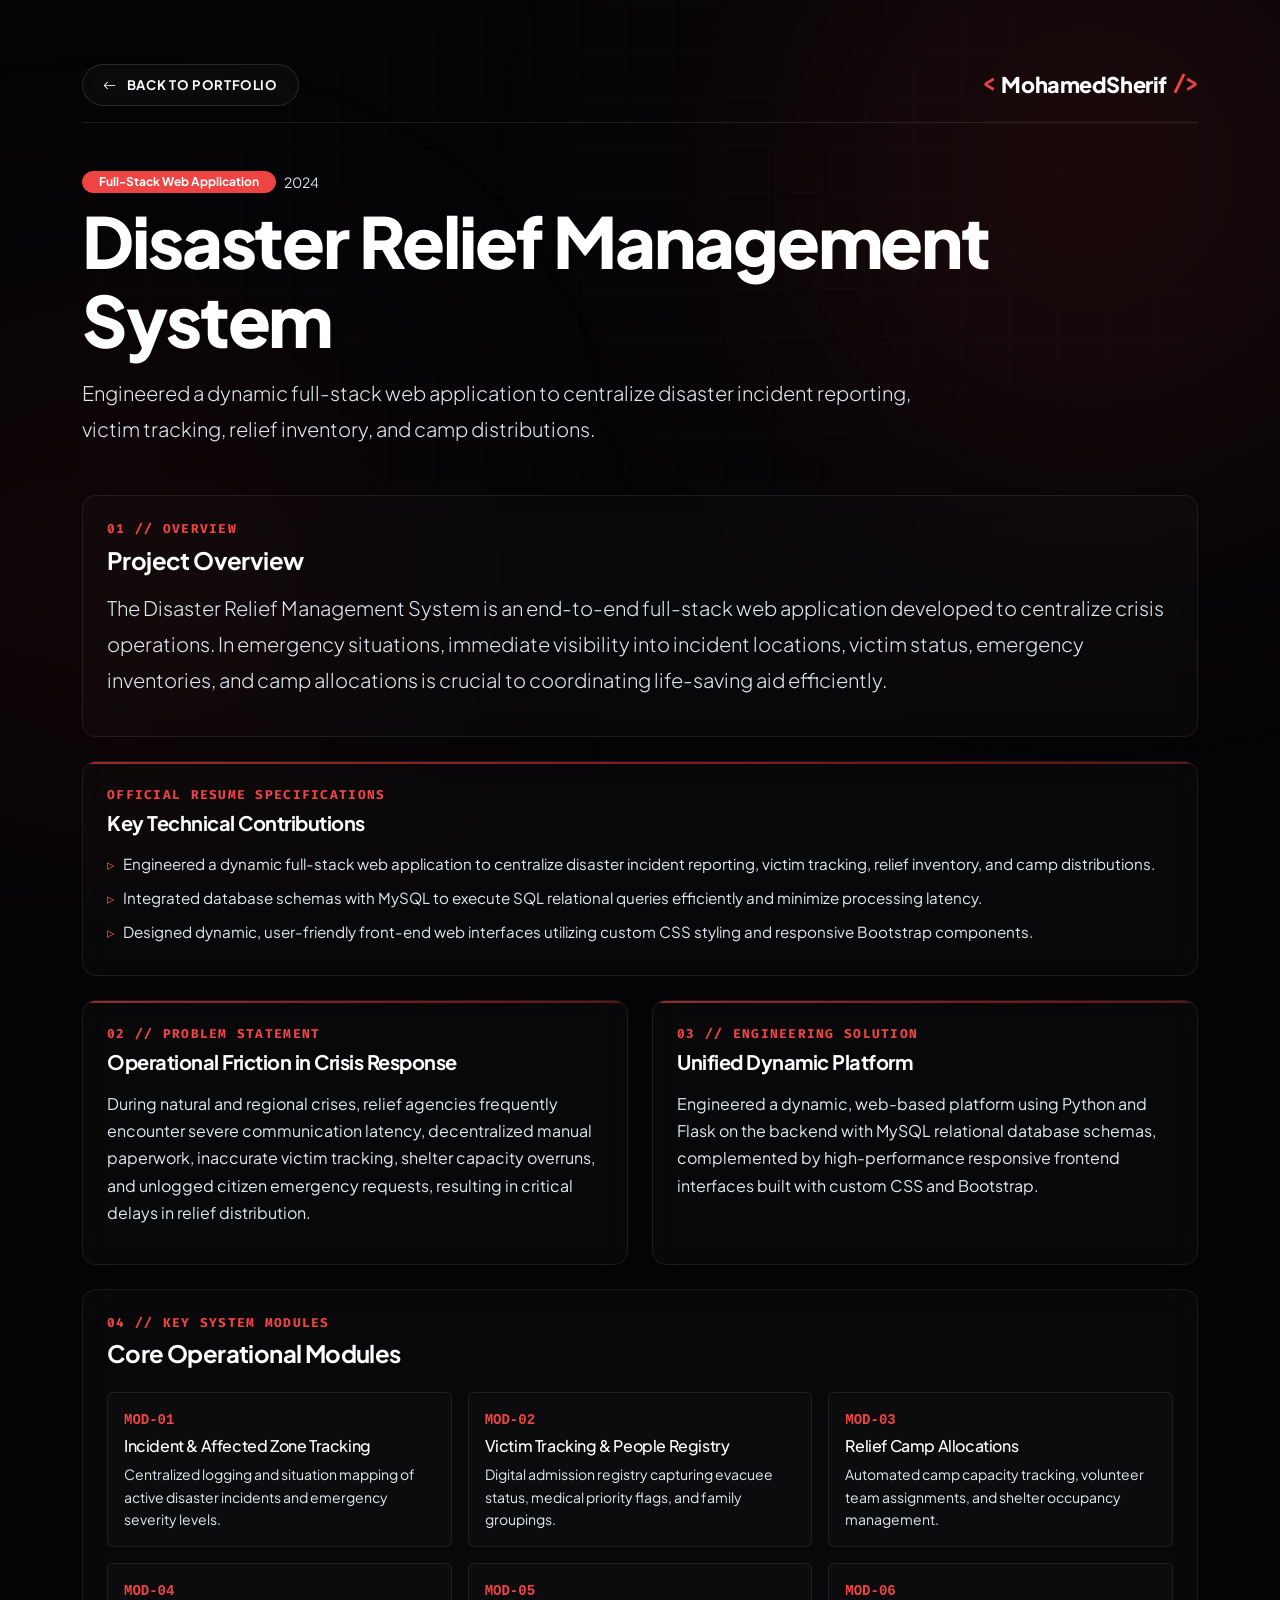
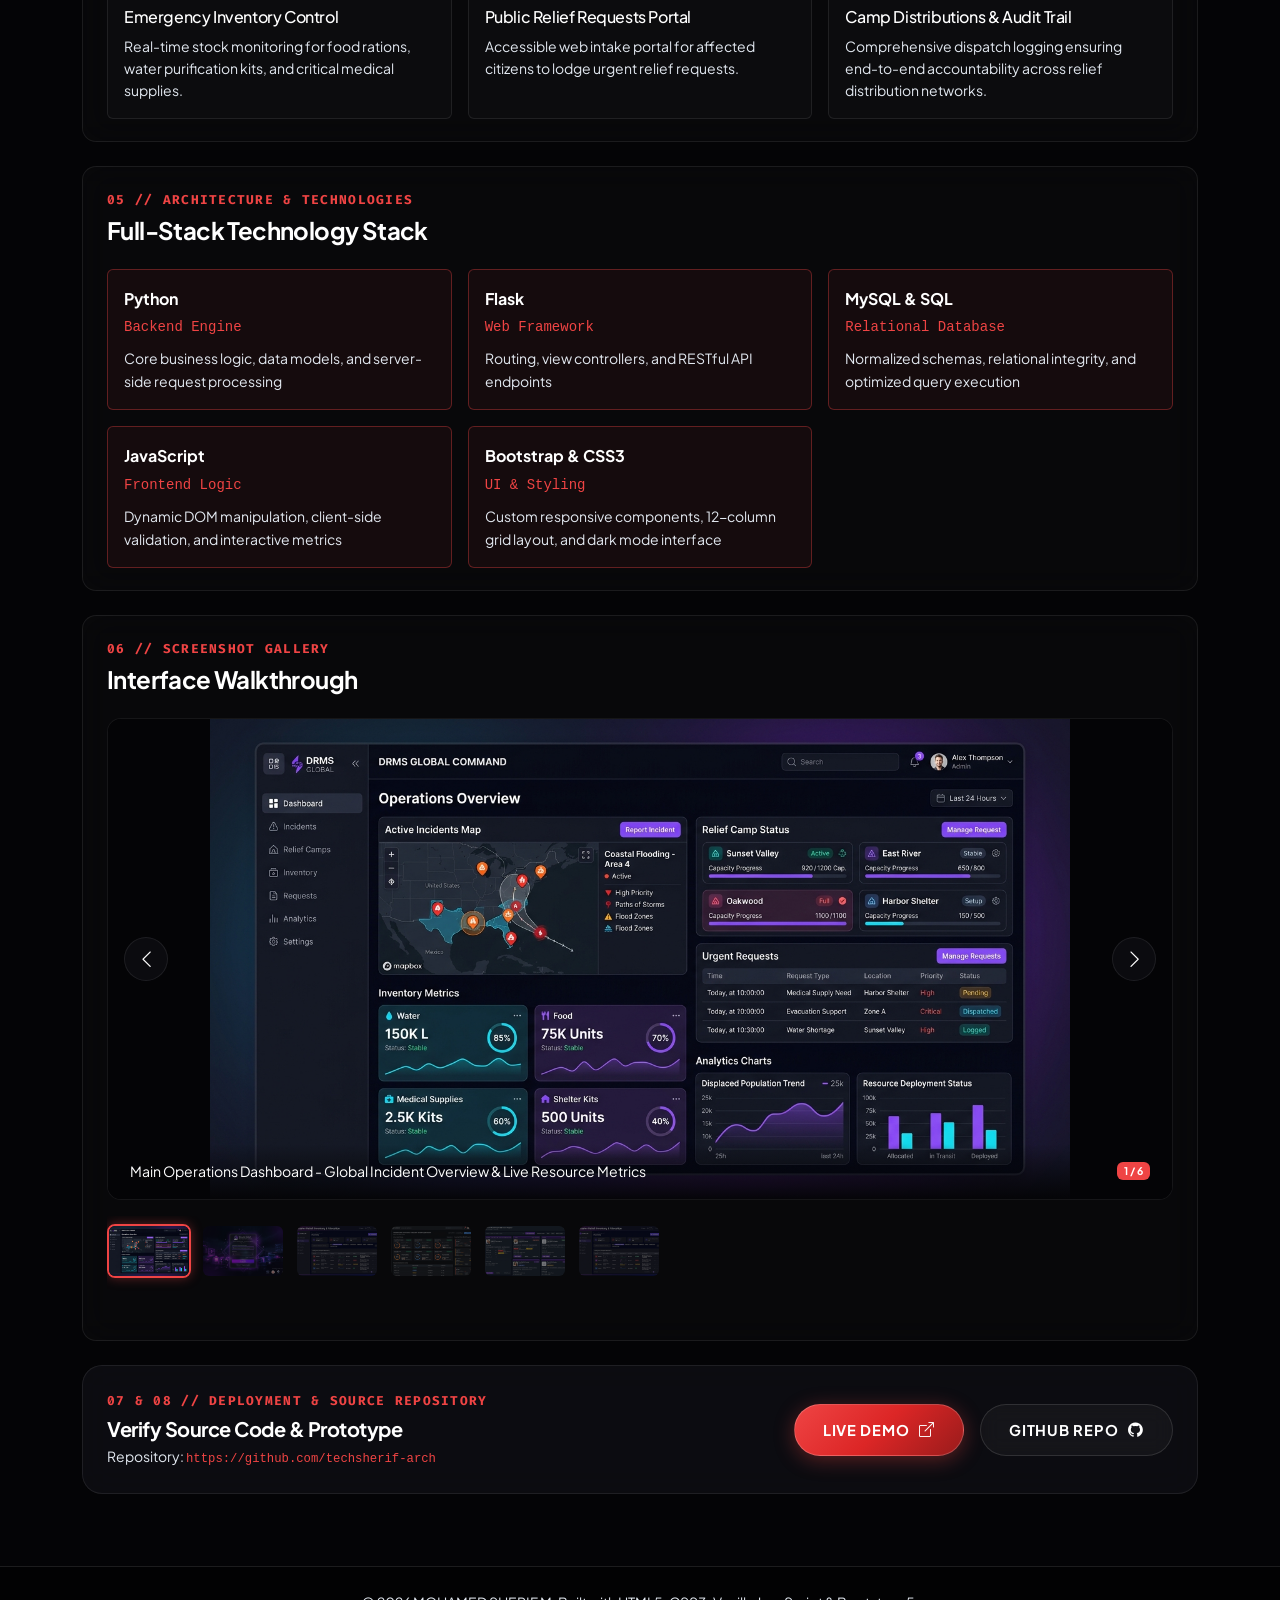
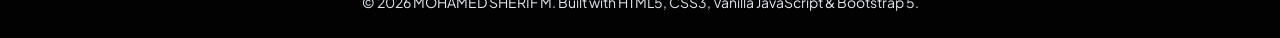
<file: projects/project-details.html>
<!DOCTYPE html>
<html lang="en">
<head>
  <meta charset="UTF-8">
  <meta name="viewport" content="width=device-width, initial-scale=1.0">
  <title>Case Study Details | MOHAMED SHERIF M</title>
  
  <!-- Bootstrap 5 CSS -->
  <link href="https://cdn.jsdelivr.net/npm/bootstrap@5.3.3/dist/css/bootstrap.min.css" rel="stylesheet" integrity="sha384-QWTKZyjpPEjISv5WaRU9OFeRpok6YctnYmDr5pNlyT2bRjXh0JMhjY6hW+ALEwIH" crossorigin="anonymous">
  <link rel="stylesheet" href="https://cdn.jsdelivr.net/npm/bootstrap-icons@1.11.3/font/bootstrap-icons.min.css">
  
  <!-- Custom Red & Black CSS -->
  <link rel="stylesheet" href="../css/style.css">
</head>
<body style="padding-top: 40px; background-color: #040406;">

  <!-- Ambient Red Glows -->
  <div class="ambient-glow-wrapper" aria-hidden="true">
    <div class="ambient-blob blob-red-top"></div>
    <div class="ambient-blob blob-red-bottom"></div>
  </div>

  <div class="tech-grid-bg" aria-hidden="true"></div>

  <div class="container py-4" style="position: relative; z-index: 2;">
    <!-- Top Navigation Bar -->
    <div class="d-flex justify-content-between align-items-center mb-5 pb-3 border-bottom border-white border-opacity-10">
      <a href="../index.html#projects" class="btn-custom btn-outline-white btn-sm-custom">
        <i class="bi bi-arrow-left"></i>
        <span>Back to Portfolio</span>
      </a>
      <a class="navbar-brand m-0" href="../index.html">
        <span class="brand-bracket">&lt;</span>MohamedSherif<span class="brand-bracket"> /&gt;</span>
      </a>
    </div>

    <!-- Main Project Header -->
    <div class="mb-5">
      <div class="d-flex align-items-center gap-2 mb-2">
        <span class="badge bg-danger bg-opacity-25 text-red border border-danger border-opacity-25 px-3 py-1 rounded-pill" id="detailCategory">Full-Stack Case Study</span>
        <span class="text-muted small" id="detailYear">2024</span>
      </div>
      <h1 class="hero-title mb-3" id="detailTitle">Disaster Relief Management System</h1>
      <p class="lead text-muted" id="detailShortDesc" style="max-width: 840px; line-height: 1.8;"></p>
    </div>

    <!-- Case Study Content Container (01 to 08) -->
    <div id="detailCaseStudyBody">
      <!-- Populated via script -->
    </div>
  </div>

  <!-- Footer -->
  <footer class="footer-custom text-center py-4 border-top border-white border-opacity-10 mt-5">
    <p class="text-muted small mb-0">&copy; 2026 MOHAMED SHERIF M. Built with HTML5, CSS3, Vanilla JavaScript &amp; Bootstrap 5.</p>
  </footer>

  <!-- Scripts -->
  <script src="https://cdn.jsdelivr.net/npm/bootstrap@5.3.3/dist/js/bootstrap.bundle.min.js"></script>
  <script src="../js/site-data.js"></script>
  <script src="../js/projects-data.js"></script>
  <script>
    document.addEventListener("DOMContentLoaded", () => {
      const urlParams = new URLSearchParams(window.location.search);
      const projectId = urlParams.get("id") || "disaster-relief-system";
      const projects = window.portfolioProjects || [];
      const project = projects.find(p => p.id === projectId) || projects[0];

      if (!project) return;

      document.getElementById("detailTitle").textContent = project.title;
      document.getElementById("detailCategory").textContent = project.category;
      document.getElementById("detailYear").textContent = project.year;
      document.getElementById("detailShortDesc").textContent = project.shortDescription;

      const body = document.getElementById("detailCaseStudyBody");

      if (project.caseStudy) {
        const cs = project.caseStudy;
        body.innerHTML = `
          <!-- 01 OVERVIEW -->
          <div class="glass-card case-block mb-4">
            <div class="case-block-num">01 // OVERVIEW</div>
            <h3 class="h4 text-white fw-bold mb-3">Project Overview</h3>
            <p class="text-muted lead" style="line-height: 1.8;">${cs.step01_Overview}</p>
          </div>

          <!-- RESUME ACHIEVEMENTS -->
          <div class="glass-card case-block mb-4 card-red-top">
            <div class="case-block-num">OFFICIAL RESUME SPECIFICATIONS</div>
            <h4 class="h5 text-white fw-bold mb-3">Key Technical Contributions</h4>
            <ul class="list-unstyled mb-0">
              ${project.resumeBullets.map(b => `<li class="text-muted mb-2" style="font-size: 0.95rem; line-height: 1.7;"><span class="text-red me-2">▹</span>${b}</li>`).join("")}
            </ul>
          </div>

          <!-- 02 PROBLEM & 03 SOLUTION -->
          <div class="row g-4 mb-4">
            <div class="col-lg-6">
              <div class="glass-card case-block h-100 mb-0 card-red-top">
                <div class="case-block-num">02 // PROBLEM STATEMENT</div>
                <h4 class="h5 text-white fw-bold mb-3">Operational Friction in Crisis Response</h4>
                <p class="text-muted" style="line-height: 1.7;">${cs.step02_Problem}</p>
              </div>
            </div>
            <div class="col-lg-6">
              <div class="glass-card case-block h-100 mb-0 card-red-top">
                <div class="case-block-num">03 // ENGINEERING SOLUTION</div>
                <h4 class="h5 text-white fw-bold mb-3">Unified Dynamic Platform</h4>
                <p class="text-muted" style="line-height: 1.7;">${cs.step03_Solution}</p>
              </div>
            </div>
          </div>

          <!-- 04 KEY MODULES -->
          <div class="glass-card case-block mb-4">
            <div class="case-block-num">04 // KEY SYSTEM MODULES</div>
            <h3 class="h4 text-white fw-bold mb-4">Core Operational Modules</h3>
            <div class="row g-3">
              ${cs.step04_KeyModules.map(m => `
                <div class="col-md-6 col-lg-4">
                  <div class="p-3 rounded-2 h-100" style="background: rgba(255, 255, 255, 0.02); border: 1px solid var(--border-subtle);">
                    <span class="font-monospace small text-red fw-bold d-block mb-1">${m.code}</span>
                    <h5 class="h6 text-white mb-2">${m.name}</h5>
                    <p class="text-muted small mb-0" style="line-height: 1.6;">${m.desc}</p>
                  </div>
                </div>
              `).join("")}
            </div>
          </div>

          <!-- 05 TECHNOLOGIES -->
          <div class="glass-card case-block mb-4">
            <div class="case-block-num">05 // ARCHITECTURE &amp; TECHNOLOGIES</div>
            <h3 class="h4 text-white fw-bold mb-4">Full-Stack Technology Stack</h3>
            <div class="row g-3">
              ${cs.step05_Technologies.map(t => `
                <div class="col-sm-6 col-lg-4">
                  <div class="p-3 rounded-2 h-100" style="background: rgba(239, 68, 68, 0.06); border: 1px solid var(--border-red);">
                    <div class="fw-bold text-white mb-1">${t.name}</div>
                    <div class="text-red font-monospace small mb-2">${t.category}</div>
                    <p class="text-muted small mb-0">${t.desc}</p>
                  </div>
                </div>
              `).join("")}
            </div>
          </div>

          <!-- 06 SCREENSHOT GALLERY -->
          <div class="glass-card case-block mb-4">
            <div class="case-block-num">06 // SCREENSHOT GALLERY</div>
            <h3 class="h4 text-white fw-bold mb-4">Interface Walkthrough</h3>
            
            <div class="project-gallery-carousel mb-3">
              <div class="carousel-main-slide" style="height: 480px;">
                <img id="detailActiveImage" src="" alt="Screenshot">
                <div class="carousel-caption-bar d-flex justify-content-between align-items-center">
                  <span id="detailActiveCaption">Caption</span>
                  <span class="badge bg-danger bg-opacity-75 text-white" id="detailSlideCounter">1 / 6</span>
                </div>
              </div>
              <button class="gallery-nav-btn gallery-prev" id="detailPrevBtn" aria-label="Previous">
                <i class="bi bi-chevron-left"></i>
              </button>
              <button class="gallery-nav-btn gallery-next" id="detailNextBtn" aria-label="Next">
                <i class="bi bi-chevron-right"></i>
              </button>
            </div>

            <div class="gallery-thumbs-row" id="detailThumbsContainer"></div>
          </div>

          <!-- 07 & 08 ACTIONS -->
          <div class="glass-card p-4 d-flex flex-wrap justify-content-between align-items-center gap-3">
            <div>
              <div class="case-block-num">07 &amp; 08 // DEPLOYMENT &amp; SOURCE REPOSITORY</div>
              <h4 class="h5 text-white fw-bold mb-1">Verify Source Code &amp; Prototype</h4>
              <p class="text-muted small mb-0">Repository: <code class="text-red">${project.github}</code></p>
            </div>
            <div class="d-flex gap-3">
              <a href="${project.liveDemo}" class="btn-custom btn-primary-red" target="_blank" rel="noopener noreferrer" onclick="handleLinkClick(event, '${project.liveDemo}', 'Live Demo')">
                <span>Live Demo</span>
                <i class="bi bi-box-arrow-up-right"></i>
              </a>
              <a href="${project.github}" class="btn-custom btn-outline-white" target="_blank" rel="noopener noreferrer">
                <span>GitHub Repo</span>
                <i class="bi bi-github"></i>
              </a>
            </div>
          </div>
        `;

        let currentSlide = 0;
        const gallery = project.gallery || [];

        function updateGallerySlide() {
          if (!gallery.length) return;
          const item = gallery[currentSlide];
          const imgUrl = item.url.startsWith("../") ? item.url : `../${item.url}`;
          document.getElementById("detailActiveImage").src = imgUrl;
          document.getElementById("detailActiveCaption").textContent = item.caption;
          document.getElementById("detailSlideCounter").textContent = `${currentSlide + 1} / ${gallery.length}`;

          document.querySelectorAll(".gallery-thumb").forEach((th, idx) => {
            th.classList.toggle("active", idx === currentSlide);
          });
        }

        document.getElementById("detailThumbsContainer").innerHTML = gallery.map((item, idx) => `
          <div class="gallery-thumb ${idx === 0 ? 'active' : ''}" data-index="${idx}">
            <img src="../${item.url}" alt="Thumbnail ${idx + 1}">
          </div>
        `).join("");

        document.querySelectorAll(".gallery-thumb").forEach(th => {
          th.addEventListener("click", () => {
            currentSlide = parseInt(th.getAttribute("data-index"), 10);
            updateGallerySlide();
          });
        });

        document.getElementById("detailPrevBtn").addEventListener("click", () => {
          currentSlide = (currentSlide - 1 + gallery.length) % gallery.length;
          updateGallerySlide();
        });

        document.getElementById("detailNextBtn").addEventListener("click", () => {
          currentSlide = (currentSlide + 1) % gallery.length;
          updateGallerySlide();
        });

        updateGallerySlide();
      }
    });

    function handleLinkClick(e, url, type) {
      if (!url || url === "#") {
        e.preventDefault();
        alert(`ℹ️ ${type} URL is currently set to placeholder "#" in js/projects-data.js`);
      }
    }
  </script>
</body>
</html>
</file>
<file: css/style.css>
/* ====================================================================
   MOHAMED SHERIF M - DEVELOPER PORTFOLIO STYLESHEET
   Strict Black + White + Red Design System
   Vanilla CSS3 + Bootstrap 5 Integration
   ==================================================================== */

/* --- GOOGLE FONTS IMPORT --- */
@import url('https://fonts.googleapis.com/css2?family=Fira+Code:wght@400;500;600&family=Plus+Jakarta+Sans:wght@300;400;500;600;700;800;900&display=swap');

/* --- STRICT BLACK + WHITE + RED DESIGN TOKENS --- */
:root {
  /* Dark Canvas Colors */
  --bg-black: #040406;
  --bg-dark: #08080c;
  --bg-surface: #0e0e13;
  --bg-card: rgba(15, 15, 20, 0.82);
  --bg-card-hover: rgba(22, 22, 30, 0.94);
  --bg-glass: rgba(10, 10, 14, 0.72);
  
  /* Red Accents */
  --red-primary: #ef4444;       /* Core Electric Red */
  --red-hover: #dc2626;         /* Crimson Hover */
  --red-dark: #991b1b;
  --red-light: #f87171;
  --red-glow: rgba(239, 68, 68, 0.38);
  --red-glow-subtle: rgba(239, 68, 68, 0.15);
  --red-glow-strong: rgba(239, 68, 68, 0.65);
  
  /* Text & Typography - High Contrast Whites & Silvery Grays */
  --text-white: #ffffff;
  --text-primary: #ffffff;
  --text-muted: #e2e8f0;        /* Bright, crisp legible light text */
  --text-dim: #cbd5e1;          /* Clear readable subtitle/metadata text */
  --text-gray: #f8fafc;
  
  /* High-Contrast Borders */
  --border-subtle: rgba(255, 255, 255, 0.08);
  --border-glass: rgba(255, 255, 255, 0.12);
  --border-red: rgba(239, 68, 68, 0.35);
  --border-red-active: rgba(239, 68, 68, 0.75);
  
  /* Gradients */
  --gradient-red: linear-gradient(135deg, #ef4444 0%, #dc2626 50%, #991b1b 100%);
  --gradient-red-bright: linear-gradient(135deg, #f87171 0%, #ef4444 100%);
  --gradient-dark-panel: linear-gradient(180deg, rgba(22, 22, 28, 0.9) 0%, rgba(10, 10, 14, 0.95) 100%);
  --gradient-red-glow: radial-gradient(circle, rgba(239, 68, 68, 0.16) 0%, transparent 70%);
  
  /* Shadows & Depth */
  --shadow-sm: 0 4px 16px rgba(0, 0, 0, 0.5);
  --shadow-md: 0 10px 30px rgba(0, 0, 0, 0.7);
  --shadow-red-glow: 0 0 30px rgba(239, 68, 68, 0.28);
  --shadow-red-card: 0 12px 40px rgba(0, 0, 0, 0.8), 0 0 25px rgba(239, 68, 68, 0.18);
  
  /* Radii */
  --radius-sm: 8px;
  --radius-md: 14px;
  --radius-lg: 20px;
  --radius-xl: 28px;
  --radius-full: 9999px;
  
  /* Timing Curves */
  --transition-fast: 0.2s cubic-bezier(0.16, 1, 0.3, 1);
  --transition-smooth: 0.35s cubic-bezier(0.16, 1, 0.3, 1);
  --transition-bounce: 0.5s cubic-bezier(0.34, 1.56, 0.64, 1);
  
  /* Fonts */
  --font-sans: 'Plus Jakarta Sans', -apple-system, BlinkMacSystemFont, 'Segoe UI', Roboto, sans-serif;
  --font-mono: 'Fira Code', monospace;
}

/* --- RESET & FOUNDATION --- */
*, *::before, *::after {
  box-sizing: border-box;
}

html {
  scroll-behavior: smooth;
  scroll-padding-top: 85px;
}

body {
  font-family: var(--font-sans);
  background-color: var(--bg-black);
  color: var(--text-primary);
  line-height: 1.65;
  overflow-x: hidden;
  position: relative;
  -webkit-font-smoothing: antialiased;
  -moz-osx-font-smoothing: grayscale;
}

/* Custom Scrollbar */
::-webkit-scrollbar {
  width: 8px;
}
::-webkit-scrollbar-track {
  background: var(--bg-black);
}
::-webkit-scrollbar-thumb {
  background: #27272a;
  border-radius: var(--radius-full);
}
::-webkit-scrollbar-thumb:hover {
  background: var(--red-primary);
}

::selection {
  background: rgba(239, 68, 68, 0.45);
  color: #ffffff;
}

/* --- GLOBAL HIGH-CONTRAST TYPOGRAPHY & VISIBILITY --- */
h1, h2, h3, h4, h5, h6,
.h1, .h2, .h3, .h4, .h5, .h6 {
  color: #ffffff !important;
}

p, span, li, label {
  color: var(--text-primary);
}

.text-muted {
  color: #e2e8f0 !important; /* Replaces dark Bootstrap gray with high-contrast readable silver */
}

.text-dim {
  color: #cbd5e1 !important;
}

.text-white {
  color: #ffffff !important;
}

/* --- GLOBAL BADGE / PILL OVERRIDES --- */
/* All red-tinted badges → solid red background + white text */
.badge.bg-danger,
.badge.bg-danger.bg-opacity-15,
.badge.bg-danger.bg-opacity-20,
.badge.bg-danger.bg-opacity-25,
.badge.bg-danger.bg-opacity-50,
.badge.bg-danger.bg-opacity-75,
div.badge.bg-danger,
div.badge.bg-danger.bg-opacity-20 {
  background-color: var(--red-primary) !important;
  color: #ffffff !important;
  border-color: var(--red-primary) !important;
  opacity: 1 !important;
}

/* Ensure text-red inside badges becomes white */
.badge .text-red,
.badge.text-red,
span.badge.text-red {
  color: #ffffff !important;
}

/* Secondary / gray badges keep their style */
.badge.bg-secondary {
  background-color: rgba(255,255,255,0.08) !important;
  color: #e2e8f0 !important;
}

/* --- SCROLL PROGRESS INDICATOR (RED ACCENT) --- */
#scroll-progress {
  position: fixed;
  top: 0;
  left: 0;
  height: 3px;
  width: 0%;
  background: var(--gradient-red);
  z-index: 1080;
  box-shadow: 0 0 12px var(--red-primary);
  transition: width 0.08s ease-out;
}

/* --- LIVE CANVAS BACKGROUND --- */
#bg-canvas {
  position: fixed;
  top: 0;
  left: 0;
  width: 100%;
  height: 100%;
  pointer-events: none;
  z-index: 0;
  opacity: 0.85;
}

/* Ambient Red Glow Backdrops */
.ambient-glow-wrapper {
  position: fixed;
  inset: 0;
  pointer-events: none;
  z-index: 0;
  overflow: hidden;
}

.ambient-blob {
  position: absolute;
  border-radius: 50%;
  filter: blur(140px);
  pointer-events: none;
}

.blob-red-top {
  width: 580px;
  height: 580px;
  background: rgba(239, 68, 68, 0.12);
  top: -120px;
  right: -100px;
}

.blob-red-bottom {
  width: 480px;
  height: 480px;
  background: rgba(220, 38, 38, 0.08);
  bottom: 10%;
  left: -120px;
}

/* Subtle Geometric Grid */
.tech-grid-bg {
  position: fixed;
  inset: 0;
  background-image: 
    linear-gradient(to right, rgba(255, 255, 255, 0.02) 1px, transparent 1px),
    linear-gradient(to bottom, rgba(255, 255, 255, 0.02) 1px, transparent 1px);
  background-size: 48px 48px;
  mask-image: radial-gradient(ellipse 70% 60% at 50% 30%, black 20%, transparent 80%);
  -webkit-mask-image: radial-gradient(ellipse 70% 60% at 50% 30%, black 20%, transparent 80%);
  pointer-events: none;
  z-index: 0;
}

/* --- CURSOR FOLLOW GLOW (DESKTOP) --- */
.cursor-glow {
  position: fixed;
  width: 320px;
  height: 320px;
  border-radius: 50%;
  background: radial-gradient(circle, rgba(239, 68, 68, 0.1) 0%, transparent 70%);
  transform: translate(-50%, -50%);
  pointer-events: none;
  z-index: 1;
  transition: opacity 0.3s ease;
  mix-blend-mode: screen;
}

@media (max-width: 991px) {
  .cursor-glow {
    display: none !important;
  }
}

/* --- TYPOGRAPHY & SECTION HEADERS --- */
h1, h2, h3, h4, h5, h6 {
  font-weight: 800;
  color: var(--text-white);
  letter-spacing: -0.025em;
}

.text-red {
  color: var(--red-primary) !important;
}

.gradient-text-red {
  background: var(--gradient-red-bright);
  -webkit-background-clip: text;
  -webkit-text-fill-color: transparent;
  background-clip: text;
  display: inline-block;
}

.section-label {
  display: inline-flex;
  align-items: center;
  gap: 8px;
  font-family: var(--font-mono);
  font-size: 0.8rem;
  font-weight: 600;
  text-transform: uppercase;
  letter-spacing: 0.15em;
  color: var(--red-light);
  background: rgba(239, 68, 68, 0.1);
  border: 1px solid rgba(239, 68, 68, 0.28);
  padding: 6px 14px;
  border-radius: var(--radius-full);
  margin-bottom: 14px;
}

.section-label .dot-red {
  width: 7px;
  height: 7px;
  border-radius: 50%;
  background: var(--red-primary);
  box-shadow: 0 0 10px var(--red-primary);
  display: inline-block;
}

.section-title {
  font-size: clamp(2.1rem, 4vw, 3rem);
  font-weight: 800;
  line-height: 1.15;
  margin-bottom: 14px;
}

.section-subtitle {
  color: var(--text-muted);
  font-size: 1.05rem;
  max-width: 620px;
}

/* --- BUTTONS (BLACK + WHITE + RED) --- */
.btn-custom {
  display: inline-flex;
  align-items: center;
  justify-content: center;
  gap: 10px;
  font-weight: 700;
  font-size: 0.92rem;
  text-transform: uppercase;
  letter-spacing: 0.05em;
  padding: 13px 28px;
  border-radius: var(--radius-full);
  transition: all var(--transition-smooth);
  cursor: pointer;
  text-decoration: none;
  position: relative;
  overflow: hidden;
  z-index: 1;
}

.btn-primary-red {
  background: var(--gradient-red);
  color: #ffffff;
  border: 1px solid rgba(255, 255, 255, 0.2);
  box-shadow: 0 4px 20px rgba(239, 68, 68, 0.35);
}

.btn-primary-red:hover {
  color: #ffffff;
  transform: translateY(-2px);
  background: var(--gradient-red-bright);
  box-shadow: 0 8px 30px rgba(239, 68, 68, 0.55), 0 0 15px rgba(239, 68, 68, 0.4);
}

.btn-outline-white {
  background: rgba(255, 255, 255, 0.03);
  color: var(--text-white);
  border: 1px solid var(--border-glass);
  backdrop-filter: blur(10px);
}
/* Ensure icons inside outline button inherit white */
.btn-outline-white i {
  color: inherit;
}
  background: rgba(255, 255, 255, 0.03);
  color: var(--text-white);
  border: 1px solid var(--border-glass);
  backdrop-filter: blur(10px);
}

.btn-outline-white:hover {
  background: rgba(255, 255, 255, 0.08);
  color: #ffffff;
  border-color: var(--red-primary);
  transform: translateY(-2px);
  box-shadow: 0 6px 20px rgba(0, 0, 0, 0.4), 0 0 15px rgba(239, 68, 68, 0.2);
}

.btn-sm-custom {
  padding: 9px 20px;
  font-size: 0.82rem;
}

/* --- CARDS & PANELS --- */
.glass-card {
  background: var(--bg-card);
  border: 1px solid var(--border-subtle);
  border-radius: var(--radius-lg);
  backdrop-filter: blur(16px);
  -webkit-backdrop-filter: blur(16px);
  transition: all var(--transition-smooth);
  position: relative;
  overflow: hidden;
}

.glass-card:hover {
  border-color: var(--border-red);
  box-shadow: var(--shadow-red-card);
}

/* Red top accent line on cards */
.card-red-top {
  position: relative;
}
.card-red-top::before {
  content: '';
  position: absolute;
  top: 0;
  left: 0;
  right: 0;
  height: 2px;
  background: var(--gradient-red);
  opacity: 0.6;
  transition: opacity var(--transition-fast);
}
.card-red-top:hover::before {
  opacity: 1;
}

/* --- STICKY NAVBAR --- */
.navbar-custom {
  position: fixed;
  top: 0;
  left: 0;
  right: 0;
  z-index: 1000;
  padding: 18px 0;
  transition: all var(--transition-smooth);
  background: transparent;
}

.navbar-custom.scrolled {
  padding: 12px 0;
  background: rgba(6, 6, 8, 0.88);
  backdrop-filter: blur(20px);
  -webkit-backdrop-filter: blur(20px);
  border-bottom: 1px solid var(--border-subtle);
  box-shadow: 0 10px 30px rgba(0, 0, 0, 0.6);
}

.navbar-brand {
  font-weight: 800;
  font-size: 1.35rem;
  letter-spacing: -0.02em;
  color: var(--text-white);
  display: flex;
  align-items: center;
  gap: 6px;
  text-decoration: none;
}

.brand-bracket {
  color: var(--red-primary);
  font-family: var(--font-mono);
  font-weight: 700;
}

.navbar-nav .nav-link {
  color: var(--text-muted);
  font-weight: 600;
  font-size: 0.9rem;
  padding: 8px 14px !important;
  position: relative;
  transition: color var(--transition-fast);
}

.navbar-nav .nav-link:hover,
.navbar-nav .nav-link.active {
  color: var(--text-white);
}

.navbar-nav .nav-link::after {
  content: '';
  position: absolute;
  bottom: 2px;
  left: 50%;
  transform: translateX(-50%) scaleX(0);
  width: 18px;
  height: 2px;
  background: var(--red-primary);
  border-radius: var(--radius-full);
  box-shadow: 0 0 8px var(--red-primary);
  transition: transform var(--transition-fast);
}

.navbar-nav .nav-link.active::after,
.navbar-nav .nav-link:hover::after {
  transform: translateX(-50%) scaleX(1);
}

/* Mobile Navbar Toggle */
.navbar-toggler {
  border: 1px solid var(--border-subtle);
  background: rgba(255, 255, 255, 0.05);
  padding: 8px 12px;
  border-radius: var(--radius-sm);
  color: var(--text-white);
}
.navbar-toggler:focus {
  box-shadow: 0 0 0 2px var(--red-primary);
}

@media (max-width: 991.98px) {
  .navbar-collapse {
    background: rgba(10, 10, 14, 0.98);
    backdrop-filter: blur(24px);
    -webkit-backdrop-filter: blur(24px);
    border: 1px solid var(--border-subtle);
    border-radius: var(--radius-md);
    padding: 22px;
    margin-top: 15px;
    box-shadow: 0 20px 45px rgba(0, 0, 0, 0.8), 0 0 20px rgba(239, 68, 68, 0.15);
  }
  .navbar-nav .nav-link {
    padding: 10px 0 !important;
  }
  .nav-cta-wrapper {
    margin-top: 16px;
    padding-top: 16px;
    border-top: 1px solid var(--border-subtle);
  }
}

/* --- HERO SECTION --- */
.hero-section {
  position: relative;
  min-height: 100vh;
  display: flex;
  align-items: center;
  padding: 140px 0 80px 0;
  z-index: 2;
}

.hero-eyebrow {
  display: inline-flex;
  align-items: center;
  gap: 10px;
  background: rgba(239, 68, 68, 0.12);
  border: 1px solid rgba(239, 68, 68, 0.3);
  padding: 7px 18px;
  border-radius: var(--radius-full);
  font-family: var(--font-mono);
  font-size: 0.85rem;
  font-weight: 600;
  color: var(--red-light);
  margin-bottom: 24px;
}

.pulse-dot-red {
  width: 8px;
  height: 8px;
  border-radius: 50%;
  background: var(--red-primary);
  box-shadow: 0 0 10px var(--red-primary);
  animation: pulseRed 2s infinite;
}

@keyframes pulseRed {
  0% { transform: scale(0.95); box-shadow: 0 0 0 0 rgba(239, 68, 68, 0.7); }
  70% { transform: scale(1); box-shadow: 0 0 0 8px rgba(239, 68, 68, 0); }
  100% { transform: scale(0.95); box-shadow: 0 0 0 0 rgba(239, 68, 68, 0); }
}

.hero-title {
  font-size: clamp(2.6rem, 5.5vw, 4.4rem);
  font-weight: 900;
  line-height: 1.12;
  margin-bottom: 16px;
  letter-spacing: -0.03em;
}

.hero-subhead {
  font-size: clamp(1.2rem, 2.2vw, 1.65rem);
  font-weight: 700;
  color: #e2e8f0;
  margin-bottom: 18px;
}

.hero-description {
  font-size: 1.08rem;
  color: var(--text-muted);
  max-width: 540px;
  margin-bottom: 34px;
  line-height: 1.7;
}

.hero-buttons {
  display: flex;
  gap: 16px;
  flex-wrap: wrap;
}

/* --- PROFILE PHOTO / HERO VISUAL --- */
.hero-profile-container {
  position: relative;
  display: flex;
  justify-content: center;
  align-items: center;
}

/* Animated Red Glow Orbit Frame */
.profile-frame-wrap {
  position: relative;
  width: 100%;
  max-width: 440px;
  padding: 10px;
  border-radius: var(--radius-xl);
  background: linear-gradient(145deg, rgba(239, 68, 68, 0.4) 0%, rgba(20, 20, 26, 0.8) 50%, rgba(239, 68, 68, 0.2) 100%);
  box-shadow: 0 20px 60px rgba(0, 0, 0, 0.8), 0 0 45px rgba(239, 68, 68, 0.25);
  transition: transform var(--transition-smooth), box-shadow var(--transition-smooth);
}

.profile-frame-wrap:hover {
  transform: translateY(-6px);
  box-shadow: 0 25px 70px rgba(0, 0, 0, 0.9), 0 0 60px rgba(239, 68, 68, 0.4);
}

.profile-image-inner {
  position: relative;
  width: 100%;
  height: 480px;
  border-radius: calc(var(--radius-xl) - 8px);
  overflow: hidden;
  background: #09090d;
  display: flex;
  align-items: center;
  justify-content: center;
}

.profile-main-img {
  width: 100%;
  height: 100%;
  object-fit: cover;
  object-position: center top;
  display: block;
}

/* Placeholder frame when photo is awaiting file drop */
.profile-placeholder-box {
  display: flex;
  flex-direction: column;
  align-items: center;
  justify-content: center;
  text-align: center;
  padding: 30px;
  height: 100%;
  width: 100%;
  background: radial-gradient(circle at center, #1a1a24 0%, #08080c 100%);
}

.profile-monogram {
  width: 100px;
  height: 100px;
  border-radius: 50%;
  background: rgba(239, 68, 68, 0.12);
  border: 2px solid var(--red-primary);
  display: flex;
  align-items: center;
  justify-content: center;
  font-family: var(--font-mono);
  font-size: 2.2rem;
  font-weight: 800;
  color: #ffffff;
  margin-bottom: 20px;
  box-shadow: 0 0 25px var(--red-glow);
}

/* Floating Status Cards around Profile */
.floating-hero-badge {
  position: absolute;
  padding: 10px 18px;
  background: rgba(14, 14, 18, 0.92);
  border: 1px solid var(--border-red);
  border-radius: var(--radius-full);
  font-family: var(--font-mono);
  font-size: 0.82rem;
  font-weight: 700;
  color: #ffffff;
  box-shadow: 0 10px 25px rgba(0, 0, 0, 0.7);
  backdrop-filter: blur(14px);
  z-index: 5;
  display: flex;
  align-items: center;
  gap: 8px;
}

.badge-role {
  bottom: 25px;
  left: -20px;
  animation: floatBadge 6s ease-in-out infinite;
}

.badge-tech {
  top: 30px;
  right: -20px;
  animation: floatBadge 7s ease-in-out infinite 1.5s;
}

@keyframes floatBadge {
  0%, 100% { transform: translateY(0); }
  50% { transform: translateY(-10px); }
}

/* --- TECHNOLOGIES STRIP --- */
.tech-strip-section {
  position: relative;
  z-index: 2;
  padding: 38px 0;
  border-top: 1px solid var(--border-subtle);
  border-bottom: 1px solid var(--border-subtle);
  background: rgba(8, 8, 12, 0.6);
}

.tech-strip-title {
  font-family: var(--font-mono);
  font-size: 0.8rem;
  text-transform: uppercase;
  letter-spacing: 0.18em;
  color: var(--text-dim);
  text-align: center;
  margin-bottom: 22px;
}

.tech-strip-grid {
  display: flex;
  justify-content: center;
  align-items: center;
  flex-wrap: wrap;
  gap: 20px 32px;
}

.tech-strip-pill {
  display: flex;
  align-items: center;
  gap: 8px;
  padding: 9px 20px;
  background: rgba(255, 255, 255, 0.02);
  border: 1px solid var(--border-subtle);
  border-radius: var(--radius-md);
  transition: all var(--transition-smooth);
}
  display: flex;
  align-items: center;
  gap: 10px;
  padding: 9px 20px;
  background: rgba(255, 255, 255, 0.02);
  border: 1px solid var(--border-subtle);
  border-radius: var(--radius-md);
  transition: all var(--transition-smooth);
}

.tech-strip-pill:hover {
  background: rgba(239, 68, 68, 0.08);
  border-color: var(--red-primary);
  transform: translateY(-2px);
  box-shadow: 0 6px 20px rgba(239, 68, 68, 0.2);
}

.tech-strip-pill span {
  font-weight: 700;
  font-size: 0.9rem;
  color: #e2e8f0;
}

/* --- ABOUT SECTION --- */
.about-section {
  padding: 110px 0;
  position: relative;
  z-index: 2;
}

.about-card {
  padding: 26px;
  height: 100%;
}

.about-card-icon {
  width: 52px;
  height: 52px;
  border-radius: var(--radius-md);
  background: rgba(239, 68, 68, 0.1);
  border: 1px solid rgba(239, 68, 68, 0.25);
  display: flex;
  align-items: center;
  justify-content: center;
  color: var(--red-light);
  font-size: 1.5rem;
  margin-bottom: 18px;
  transition: transform var(--transition-fast);
}

.about-card:hover .about-card-icon {
  transform: scale(1.1);
  background: var(--gradient-red);
  color: #ffffff;
  border-color: transparent;
  box-shadow: 0 0 20px var(--red-glow);
}

.about-card-title {
  font-size: 1.2rem;
  margin-bottom: 6px;
}

.about-card-subtitle {
  font-family: var(--font-mono);
  font-size: 0.8rem;
  color: var(--red-light);
  margin-bottom: 10px;
  font-weight: 600;
}

.about-card-desc {
  font-size: 0.92rem;
  color: var(--text-muted);
  margin-bottom: 0;
}

/* --- INTERNSHIP EXPERIENCE SECTION --- */
.internship-section {
  padding: 60px 0 100px 0;
  position: relative;
  z-index: 2;
}

.internship-banner-card {
  padding: 38px;
  border-left: 4px solid var(--red-primary);
}

/* --- SKILLS SECTION --- */
.skills-section {
  padding: 110px 0;
  position: relative;
  z-index: 2;
  background: rgba(6, 6, 9, 0.5);
}

.tech-skill-card {
  padding: 24px;
  height: 100%;
  display: flex;
  flex-direction: column;
  justify-content: space-between;
  border-top: 2px solid transparent;
  transition: all var(--transition-smooth);
}

.tech-skill-card:hover {
  border-top-color: var(--red-primary);
  transform: translateY(-5px);
  box-shadow: var(--shadow-red-card);
}

.skill-card-top {
  display: flex;
  justify-content: space-between;
  align-items: center;
  margin-bottom: 16px;
}

.skill-card-icon {
  font-size: 1.8rem;
  color: var(--red-light);
}

.skill-tag-pill {
  font-family: var(--font-mono);
  font-size: 0.75rem;
  font-weight: 600;
  color: var(--red-light);
  background: rgba(239, 68, 68, 0.1);
  border: 1px solid rgba(239, 68, 68, 0.25);
  padding: 3px 10px;
  border-radius: var(--radius-full);
}

.skill-card-name {
  font-size: 1.25rem;
  font-weight: 800;
  margin-bottom: 4px;
}

.skill-card-category {
  font-size: 0.85rem;
  color: var(--text-dim);
  margin: 0;
}

/* --- PROJECTS SECTION --- */
.projects-section {
  padding: 120px 0;
  position: relative;
  z-index: 2;
}

/* Featured Case Study Presentation */
.featured-case-card {
  /* Ensure any inner icons inherit white color */
  color: var(--text-white);
}

/* Gallery navigation buttons styling */
.gallery-nav-btn {
  position: absolute;
  top: 50%;
  transform: translateY(-50%);
  width: 44px;
  height: 44px;
  background: var(--red-primary);
  border: none;
  border-radius: var(--radius-full);
  color: #ffffff;
  display: flex;
  align-items: center;
  justify-content: center;
  cursor: pointer;
  transition: background var(--transition-fast), transform var(--transition-fast);
  z-index: 5;
}
.gallery-prev { left: 12px; }
.gallery-next { right: 12px; }
.gallery-nav-btn:hover {
  background: var(--red-hover);
  transform: translateY(-50%) scale(1.05);
}
.gallery-nav-btn i {
  font-size: 1.2rem;
}

/* Tech icon styling — covers both devicon <i> and img tags */
.tech-strip-pill i.tech-icon,
.tech-strip-pill img.tech-icon {
  font-size: 1.5rem;   /* 24px — visible, crisp devicon size */
  width: 26px;
  height: 26px;
  flex-shrink: 0;
  display: flex;
  align-items: center;
  justify-content: center;
}

/* Skill card devicon icons */
.skill-card-devicon {
  font-size: 1.4rem;
}

  padding: 0;
  border-radius: var(--radius-xl);
  border: 1px solid var(--border-red);
  background: var(--bg-card);
  overflow: hidden;
  box-shadow: 0 20px 60px rgba(0, 0, 0, 0.7);
  margin-bottom: 45px;
}

.featured-image-wrap {
  position: relative;
  height: 440px;
  overflow: hidden;
  background: #020204;
}

.featured-image {
  width: 100%;
  height: 100%;
  object-fit: cover;
  object-position: top center;
  transition: transform 0.8s cubic-bezier(0.16, 1, 0.3, 1);
}

.featured-case-card:hover .featured-image {
  transform: scale(1.04);
}

.featured-image-overlay {
  position: absolute;
  inset: 0;
  background: linear-gradient(180deg, rgba(4, 4, 6, 0.2) 0%, rgba(4, 4, 6, 0.95) 100%);
  display: flex;
  align-items: flex-end;
  padding: 24px;
}

/* Scanning Red Laser Line Effect on Image */
.featured-image-wrap::after {
  content: '';
  position: absolute;
  top: 0;
  left: 0;
  right: 0;
  height: 2px;
  background: var(--gradient-red-bright);
  box-shadow: 0 0 15px var(--red-primary);
  opacity: 0;
  transition: opacity var(--transition-fast);
}

.featured-case-card:hover .featured-image-wrap::after {
  opacity: 1;
  animation: scanLaser 3s linear infinite;
}

@keyframes scanLaser {
  0% { top: 0%; }
  50% { top: 100%; }
  100% { top: 0%; }
}

.featured-content-body {
  padding: 38px;
}

.project-badge-tag {
  font-family: var(--font-mono);
  font-size: 0.78rem;
  font-weight: 700;
  color: #ffffff;
  background: var(--gradient-red);
  padding: 4px 12px;
  border-radius: var(--radius-full);
}

.tech-tag-red {
  font-family: var(--font-mono);
  font-size: 0.76rem;
  padding: 4px 11px;
  background: rgba(255, 255, 255, 0.04);
  border: 1px solid var(--border-subtle);
  border-radius: var(--radius-sm);
  color: #cbd5e1;
  transition: all var(--transition-fast);
}

.tech-tag-red:hover {
  border-color: var(--red-primary);
  color: #ffffff;
}

/* Standard Project Card */
.project-card-standard {
  padding: 28px;
  height: 100%;
  display: flex;
  flex-direction: column;
  justify-content: space-between;
}

.project-card-title {
  font-size: 1.25rem;
  font-weight: 800;
  margin-bottom: 12px;
  transition: color var(--transition-fast);
}

.project-card-standard:hover .project-card-title {
  color: var(--red-light);
}

/* --- CASE STUDY MODAL & GALLERY --- */
.modal-content.project-modal-content {
  background: #07070b;
  border: 1px solid var(--border-red);
  border-radius: var(--radius-xl);
  box-shadow: 0 25px 80px rgba(0, 0, 0, 0.9), 0 0 50px rgba(239, 68, 68, 0.25);
  color: var(--text-primary);
}

.modal-header.project-modal-header {
  border-bottom: 1px solid var(--border-subtle);
  padding: 22px 32px;
  background: rgba(255, 255, 255, 0.02);
}

.btn-close-custom {
  background: rgba(255, 255, 255, 0.06);
  border: 1px solid var(--border-subtle);
  border-radius: 50%;
  width: 36px;
  height: 36px;
  display: flex;
  align-items: center;
  justify-content: center;
  color: #ffffff;
  transition: all var(--transition-fast);
  cursor: pointer;
}

.btn-close-custom:hover {
  background: var(--red-primary);
  border-color: var(--red-light);
  color: #ffffff;
  transform: rotate(90deg);
}

.modal-body.project-modal-body {
  padding: 32px;
  max-height: 82vh;
  overflow-y: auto;
}

/* Case Study 01 to 08 Blocks */
.case-block {
  padding: 22px 24px;
  background: rgba(255, 255, 255, 0.02);
  border: 1px solid var(--border-subtle);
  border-radius: var(--radius-md);
  margin-bottom: 22px;
}

.case-block-num {
  font-family: var(--font-mono);
  font-size: 0.8rem;
  font-weight: 700;
  color: var(--red-primary);
  letter-spacing: 0.1em;
  margin-bottom: 6px;
}

/* Gallery Carousel */
.project-gallery-carousel {
  position: relative;
  border-radius: var(--radius-md);
  overflow: hidden;
  border: 1px solid var(--border-subtle);
  background: #020204;
  margin-bottom: 20px;
}

.carousel-main-slide {
  height: 400px;
  position: relative;
  display: flex;
  align-items: center;
  justify-content: center;
}

.carousel-main-slide img {
  width: 100%;
  height: 100%;
  object-fit: contain;
  background: #040406;
}

.carousel-caption-bar {
  position: absolute;
  bottom: 0;
  left: 0;
  right: 0;
  background: linear-gradient(180deg, transparent 0%, rgba(4, 4, 6, 0.96) 100%);
  padding: 16px 22px;
  font-size: 0.88rem;
  color: #e2e8f0;
}

.gallery-nav-btn {
  position: absolute;
  top: 50%;
  transform: translateY(-50%);
  width: 44px;
  height: 44px;
  border-radius: 50%;
  background: rgba(14, 14, 18, 0.85);
  border: 1px solid var(--border-subtle);
  color: #ffffff;
  display: flex;
  align-items: center;
  justify-content: center;
  cursor: pointer;
  transition: all var(--transition-fast);
  backdrop-filter: blur(8px);
  z-index: 5;
}

.gallery-nav-btn:hover {
  background: var(--red-primary);
  border-color: var(--red-light);
  box-shadow: 0 0 15px var(--red-glow);
}

.gallery-prev { left: 16px; }
.gallery-next { right: 16px; }

.gallery-thumbs-row {
  display: flex;
  gap: 10px;
  overflow-x: auto;
  padding: 8px 0 16px 0;
  margin-bottom: 24px;
}

.gallery-thumb {
  width: 84px;
  height: 54px;
  border-radius: var(--radius-sm);
  border: 2px solid transparent;
  overflow: hidden;
  cursor: pointer;
  opacity: 0.5;
  transition: all var(--transition-fast);
  flex-shrink: 0;
}

.gallery-thumb.active,
.gallery-thumb:hover {
  opacity: 1;
  border-color: var(--red-primary);
  box-shadow: 0 0 12px var(--red-glow);
}

.gallery-thumb img {
  width: 100%;
  height: 100%;
  object-fit: cover;
}

/* --- EDUCATION TIMELINE (RED THEME) --- */
.education-section {
  padding: 110px 0;
  position: relative;
  z-index: 2;
}

.timeline-red {
  position: relative;
  padding-left: 36px;
}

.timeline-red::before {
  content: '';
  position: absolute;
  top: 10px;
  bottom: 10px;
  left: 10px;
  width: 2px;
  background: linear-gradient(180deg, var(--red-primary) 0%, rgba(239, 68, 68, 0.4) 60%, rgba(239, 68, 68, 0.05) 100%);
}

.timeline-red-item {
  position: relative;
  margin-bottom: 38px;
}

.timeline-red-item:last-child {
  margin-bottom: 0;
}

.timeline-red-marker {
  position: absolute;
  left: -36px;
  top: 6px;
  width: 22px;
  height: 22px;
  border-radius: 50%;
  background: var(--bg-black);
  border: 2px solid var(--red-primary);
  display: flex;
  align-items: center;
  justify-content: center;
  box-shadow: 0 0 14px var(--red-glow);
}

.timeline-red-marker-inner {
  width: 8px;
  height: 8px;
  border-radius: 50%;
  background: #ffffff;
}

.timeline-score-badge {
  font-family: var(--font-mono);
  font-size: 0.82rem;
  font-weight: 700;
  color: #ffffff;
  background: rgba(239, 68, 68, 0.2);
  border: 1px solid var(--border-red);
  padding: 4px 12px;
  border-radius: var(--radius-full);
}

/* --- CERTIFICATIONS SECTION --- */
.certifications-section {
  padding: 110px 0;
  position: relative;
  z-index: 2;
  background: rgba(6, 6, 9, 0.5);
}

.cert-card {
  padding: 24px;
  height: 100%;
  display: flex;
  flex-direction: column;
  justify-content: space-between;
  transition: transform var(--transition-normal), box-shadow var(--transition-normal), border-color var(--transition-normal);
}

.cert-card:hover {
  transform: translateY(-5px);
  border-color: rgba(239, 68, 68, 0.4);
  box-shadow: 0 15px 35px rgba(0, 0, 0, 0.6), 0 0 25px rgba(239, 68, 68, 0.15);
}

.cert-thumb-box {
  position: relative;
  border-radius: var(--radius-md);
  overflow: hidden;
  background: #000;
  border: 1px solid var(--border-subtle);
  aspect-ratio: 16 / 10.5;
  margin-bottom: 18px;
  cursor: pointer;
}

.cert-thumb-img {
  width: 100%;
  height: 100%;
  object-fit: cover;
  object-position: center top;
  transition: transform 0.4s cubic-bezier(0.16, 1, 0.3, 1);
  display: block;
}

.cert-thumb-overlay {
  position: absolute;
  inset: 0;
  background: rgba(10, 10, 14, 0.65);
  opacity: 0;
  display: flex;
  align-items: center;
  justify-content: center;
  gap: 8px;
  transition: opacity 0.3s ease;
  backdrop-filter: blur(2px);
}

.cert-thumb-box:hover .cert-thumb-img {
  transform: scale(1.05);
}

.cert-thumb-box:hover .cert-thumb-overlay {
  opacity: 1;
}

.cert-card-icon {
  width: 44px;
  height: 44px;
  border-radius: var(--radius-md);
  background: rgba(239, 68, 68, 0.1);
  border: 1px solid rgba(239, 68, 68, 0.25);
  display: flex;
  align-items: center;
  justify-content: center;
  color: var(--red-light);
  font-size: 1.3rem;
  margin-bottom: 14px;
}

.cert-card h4, .cert-card .h6 {
  color: #ffffff !important;
}

.cert-desc {
  font-size: 0.92rem;
  color: #f1f5f9 !important;
  line-height: 1.65;
  margin-bottom: 16px;
}

/* --- RESUME SECTION --- */
.resume-section {
  padding: 100px 0;
  position: relative;
  z-index: 2;
}

.resume-box {
  padding: 50px 40px;
  border-radius: var(--radius-xl);
  background: linear-gradient(135deg, rgba(22, 22, 28, 0.6) 0%, rgba(10, 10, 14, 0.9) 100%);
  border: 1px solid var(--border-red);
  box-shadow: 0 20px 60px rgba(0, 0, 0, 0.7), 0 0 35px rgba(239, 68, 68, 0.15);
}

/* --- CONTACT SECTION --- */
.contact-section {
  padding: 110px 0 130px 0;
  position: relative;
  z-index: 2;
}

.contact-info-card {
  display: flex;
  align-items: center;
  gap: 16px;
  padding: 18px 22px;
  margin-bottom: 16px;
  text-decoration: none;
  color: var(--text-primary);
  transition: all var(--transition-smooth);
}

.contact-info-card:hover {
  color: #ffffff;
  transform: translateX(6px);
  border-color: var(--border-red);
  box-shadow: var(--shadow-red-card);
}

.contact-icon-wrap {
  width: 48px;
  height: 48px;
  border-radius: var(--radius-md);
  background: rgba(239, 68, 68, 0.1);
  border: 1px solid rgba(239, 68, 68, 0.25);
  display: flex;
  align-items: center;
  justify-content: center;
  color: var(--red-light);
  font-size: 1.3rem;
  flex-shrink: 0;
}

.form-card {
  padding: 38px;
  border: 1px solid var(--border-subtle);
}

.form-label-custom {
  font-size: 0.88rem;
  font-weight: 700;
  color: #e2e8f0;
  margin-bottom: 8px;
}

.form-control-custom {
  background: rgba(255, 255, 255, 0.03);
  border: 1px solid var(--border-subtle);
  border-radius: var(--radius-md);
  padding: 13px 18px;
  color: #ffffff;
  font-size: 0.95rem;
  transition: all var(--transition-fast);
}

.form-control-custom:focus {
  background: rgba(255, 255, 255, 0.06);
  border-color: var(--red-primary);
  box-shadow: 0 0 16px var(--red-glow);
  color: #ffffff;
}

.form-control-custom::placeholder {
  color: var(--text-dim);
}

.form-feedback-alert {
  display: none;
  padding: 14px 18px;
  border-radius: var(--radius-md);
  margin-top: 18px;
  font-size: 0.92rem;
}

.form-feedback-alert.show-success {
  display: flex;
  align-items: center;
  gap: 10px;
  background: rgba(16, 185, 129, 0.15);
  border: 1px solid rgba(16, 185, 129, 0.35);
  color: #34d399;
}

.form-feedback-alert.show-error {
  display: flex;
  align-items: center;
  gap: 10px;
  background: rgba(239, 68, 68, 0.15);
  border: 1px solid rgba(239, 68, 68, 0.35);
  color: #f87171;
}

/* --- FOOTER --- */
.footer-custom {
  background: #020203;
  border-top: 1px solid var(--border-subtle);
  padding: 60px 0 35px 0;
  position: relative;
  z-index: 2;
}

.footer-nav {
  display: flex;
  flex-wrap: wrap;
  justify-content: center;
  gap: 14px 28px;
  margin: 28px 0;
  list-style: none;
  padding: 0;
}

.footer-nav a {
  color: var(--text-muted);
  text-decoration: none;
  font-size: 0.92rem;
  font-weight: 500;
  transition: color var(--transition-fast);
}

.footer-nav a:hover {
  color: var(--red-light);
}

.social-circle-btn {
  width: 44px;
  height: 44px;
  border-radius: 50%;
  background: rgba(255, 255, 255, 0.04);
  border: 1px solid var(--border-subtle);
  display: flex;
  align-items: center;
  justify-content: center;
  color: #cbd5e1;
  font-size: 1.15rem;
  transition: all var(--transition-smooth);
  text-decoration: none;
}

.social-circle-btn:hover {
  background: var(--gradient-red);
  border-color: transparent;
  color: #ffffff;
  transform: translateY(-3px);
  box-shadow: 0 6px 20px var(--red-glow);
}

/* --- BACK TO TOP BUTTON --- */
#back-to-top {
  position: fixed;
  bottom: 28px;
  right: 28px;
  width: 46px;
  height: 46px;
  border-radius: 50%;
  background: rgba(14, 14, 18, 0.9);
  border: 1px solid var(--border-red);
  color: #ffffff;
  display: flex;
  align-items: center;
  justify-content: center;
  cursor: pointer;
  z-index: 999;
  opacity: 0;
  visibility: hidden;
  transition: all var(--transition-smooth);
  box-shadow: 0 4px 16px rgba(0, 0, 0, 0.5);
  backdrop-filter: blur(10px);
}

#back-to-top.visible {
  opacity: 1;
  visibility: visible;
}

#back-to-top:hover {
  background: var(--gradient-red);
  transform: translateY(-4px);
  box-shadow: 0 8px 25px var(--red-glow);
}

/* --- TOAST NOTIFICATIONS --- */
.custom-toast {
  position: fixed;
  bottom: 28px;
  left: 50%;
  transform: translateX(-50%) translateY(100px);
  background: rgba(14, 14, 18, 0.95);
  border: 1px solid var(--border-red);
  border-radius: var(--radius-full);
  padding: 12px 24px;
  color: #ffffff;
  font-size: 0.9rem;
  box-shadow: 0 10px 30px rgba(0, 0, 0, 0.8), 0 0 20px var(--red-glow);
  backdrop-filter: blur(14px);
  z-index: 2000;
  opacity: 0;
  transition: all 0.4s cubic-bezier(0.16, 1, 0.3, 1);
  display: flex;
  align-items: center;
  gap: 10px;
  pointer-events: none;
}

.custom-toast.active {
  transform: translateX(-50%) translateY(0);
  opacity: 1;
}

/* --- SCROLL REVEAL ANIMATIONS & FAIL-SAFE VISIBILITY --- */
.reveal-item {
  opacity: 0;
  transform: translateY(20px);
  transition: opacity 0.6s cubic-bezier(0.16, 1, 0.3, 1), transform 0.6s cubic-bezier(0.16, 1, 0.3, 1);
  will-change: opacity, transform;
}

.reveal-item.revealed,
#certificationsContainer .reveal-item,
#skillsContainer .reveal-item,
#otherProjectsContainer .reveal-item,
#educationContainer .reveal-item {
  opacity: 1 !important;
  transform: translateY(0) !important;
}

.delay-1 { transition-delay: 0.1s; }
.delay-2 { transition-delay: 0.2s; }
.delay-3 { transition-delay: 0.3s; }
.delay-4 { transition-delay: 0.4s; }

/* --- ACCESSIBILITY & PREFERS-REDUCED-MOTION --- */
@media (prefers-reduced-motion: reduce) {
  *, *::before, *::after {
    animation-duration: 0.01ms !important;
    animation-iteration-count: 1 !important;
    transition-duration: 0.01ms !important;
    scroll-behavior: auto !important;
  }
  #bg-canvas {
    display: none !important;
  }
  .reveal-item {
    opacity: 1 !important;
    transform: none !important;
  }
}

/* --- RESPONSIVE ADJUSTMENTS --- */
@media (max-width: 991.98px) {
  .hero-section {
    padding: 120px 0 60px 0;
    text-align: center;
  }
  .hero-description {
    margin-left: auto;
    margin-right: auto;
  }
  .hero-buttons {
    justify-content: center;
  }
  .hero-profile-container {
    margin-top: 50px;
  }
  .profile-frame-wrap {
    max-width: 380px;
  }
  .profile-image-inner {
    height: 420px;
  }
  .badge-tech, .badge-role {
    position: static;
    margin: 10px auto;
    display: inline-flex;
  }
}

@media (max-width: 575.98px) {
  .section-title {
    font-size: 1.9rem;
  }
  .hero-title {
    font-size: 2.3rem;
  }
  .hero-subhead {
    font-size: 1.15rem;
  }
  .hero-buttons {
    flex-direction: column;
    width: 100%;
  }
  .btn-custom {
    width: 100%;
  }
  .profile-frame-wrap {
    max-width: 300px;
  }
  .profile-image-inner {
    height: 340px;
  }
  .carousel-main-slide {
    height: 250px;
  }
  .featured-image-wrap {
    height: 280px;
  }
  .featured-content-body {
    padding: 24px;
  }
  .resume-box {
    padding: 30px 20px;
    text-align: center;
  }
}
</file>
